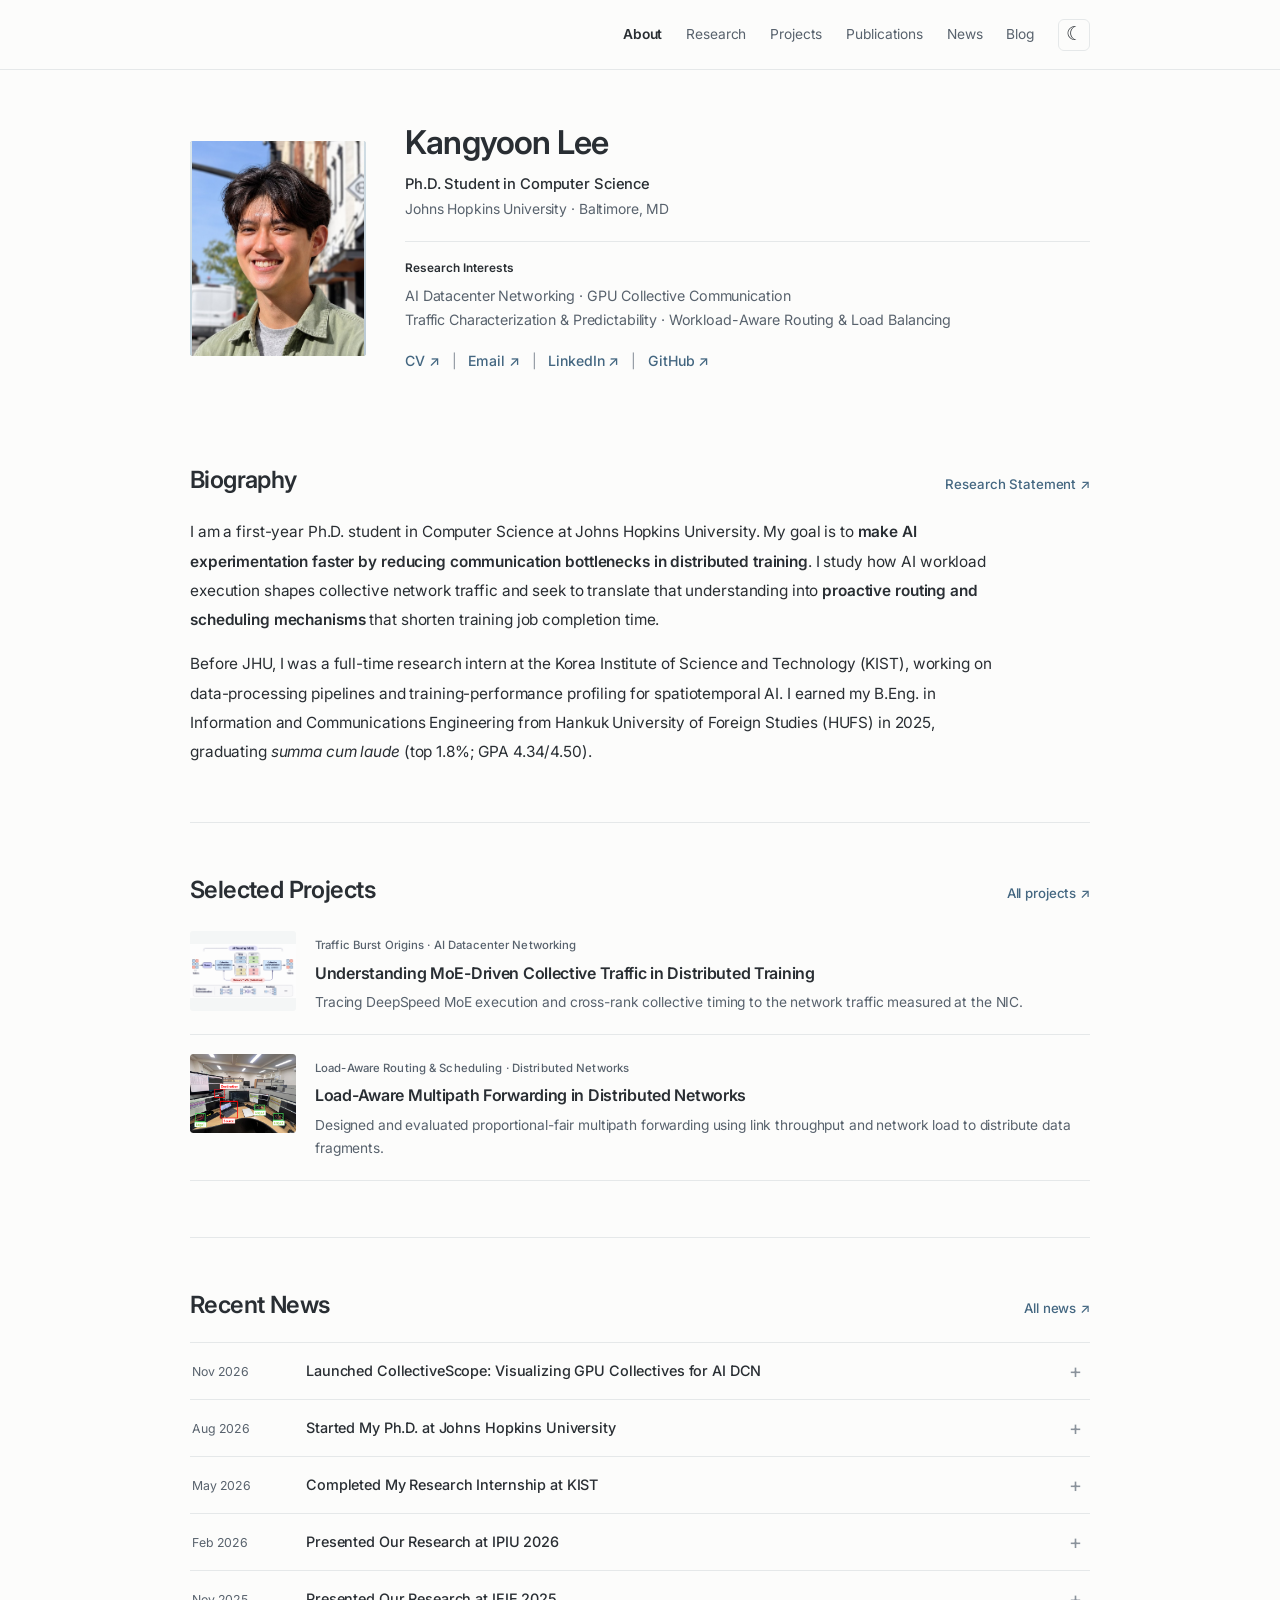
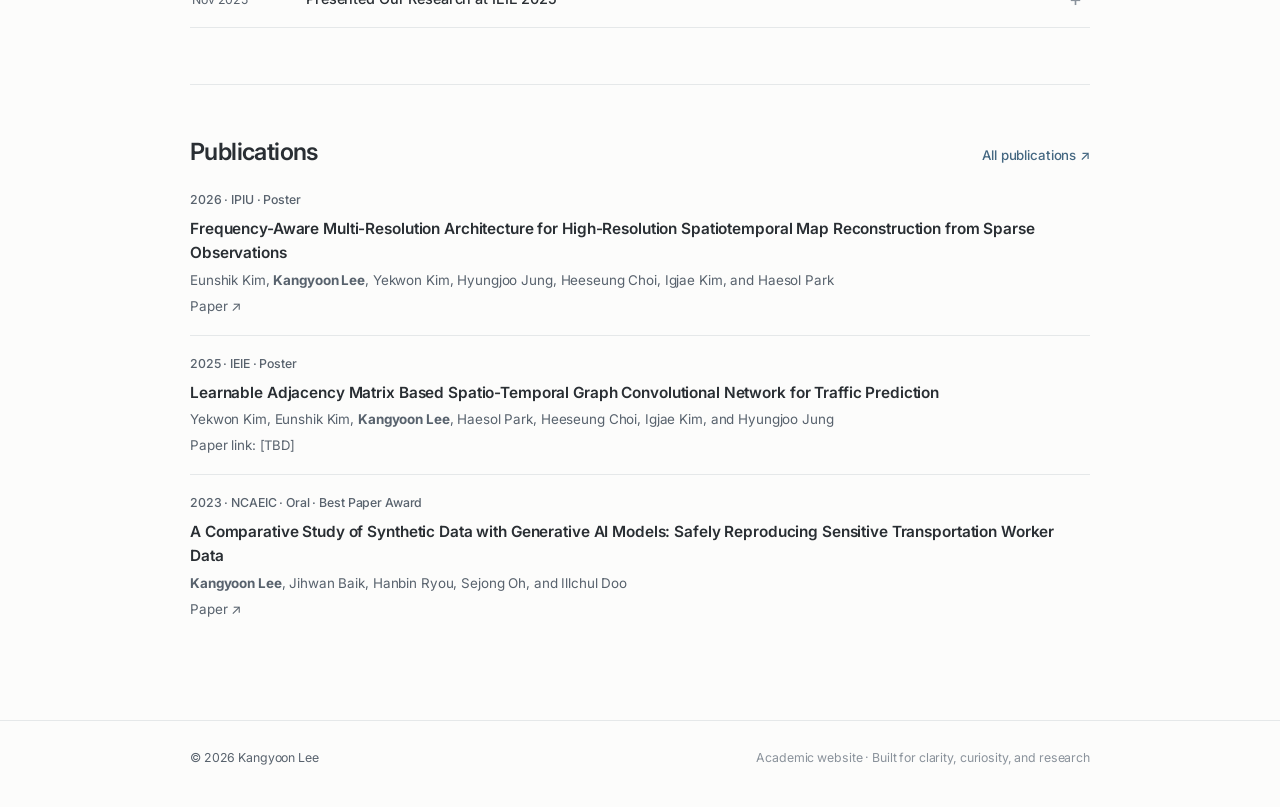
<file: index.html>
<!doctype html><html lang="en"><head>
<!-- Google tag (gtag.js) -->
<script async src="https://www.googletagmanager.com/gtag/js?id=G-PEPSNPEDSP"></script>
<script>
  window.dataLayer = window.dataLayer || [];
  function gtag(){dataLayer.push(arguments);}
  gtag('js', new Date());
  gtag('config', 'G-PEPSNPEDSP');
</script>
<meta charset="utf-8"><meta name="viewport" content="width=device-width, initial-scale=1"><meta name="description" content="Kangyoon Lee is a computer science Ph.D. student studying AI datacenter networking, GPU collective communication, network traffic bursts, and adaptive routing."><title>Kangyoon Lee — Researcher in AI Datacenter Networking</title><link rel="icon" href="assets/favicon.svg" type="image/svg+xml"><link rel="stylesheet" href="styles.css"><script src="site.js" defer></script><script>try{document.documentElement.dataset.theme=localStorage.getItem('klee-theme')||(matchMedia('(prefers-color-scheme: dark)').matches?'dark':'light')}catch(e){}</script><!-- Cloudflare Web Analytics --><script type='module' src='https://static.cloudflareinsights.com/beacon.min.js' data-cf-beacon='{"token": "353c8e3401ea4c44af5de98a97d9bbe5"}'></script><!-- End Cloudflare Web Analytics --></head>
<body><header class="site-header"><div class="wrap header-inner"><button class="mobile-menu" aria-controls="main-nav" aria-expanded="false">Menu ☰</button><nav class="nav" id="main-nav" aria-label="Main navigation"><a class="active" aria-current="page" href="index.html">About</a><a href="research.html">Research</a><a href="projects.html">Projects</a><a href="publications.html">Publications</a><a href="news.html">News</a><a href="blog.html">Blog</a><button class="theme-toggle" aria-label="Switch color theme"><span class="theme-icon" aria-hidden="true">☾</span></button></nav></div></header>
<main class="wrap"><section class="hero" aria-label="Introduction"><div class="portrait-wrap"><div class="portrait-frame"><img class="portrait-backdrop" src="assets/profile.jpg" alt="" aria-hidden="true"><img class="portrait" src="assets/profile.jpg" alt="Portrait of Kangyoon Lee"></div></div><div class="hero-copy"><h1>Kangyoon Lee</h1><p class="position">Ph.D. Student in Computer Science</p><p class="affiliation">Johns Hopkins University · Baltimore, MD</p><div class="rule"></div><span class="interests-label">Research Interests</span><p class="interests">AI Datacenter Networking · GPU Collective Communication<br>Traffic Characterization &amp; Predictability · Workload-Aware Routing &amp; Load Balancing</p><div class="link-row"><a href="assets/Kangyoon_Lee_CV.pdf" target="_blank" rel="noopener">CV ↗</a><span class="sep">|</span><a href="mailto:klee320@jhu.edu">Email ↗</a><span class="sep">|</span><a href="https://www.linkedin.com/in/kangyoon-lee-a5141427a/" target="_blank" rel="noopener noreferrer">LinkedIn ↗</a><span class="sep">|</span><a href="https://github.com/KangYoonLee" target="_blank" rel="noopener">GitHub ↗</a></div></div></section>
<section class="section" id="biography"><div class="section-heading"><h2>Biography</h2><a class="more-link" href="research.html">Research Statement ↗</a></div><div class="body-copy"><p>I am a first-year Ph.D. student in Computer Science at Johns Hopkins University. My goal is to <strong>make AI experimentation faster by reducing communication bottlenecks in distributed training</strong>. I study how AI workload execution shapes collective network traffic and seek to translate that understanding into <strong>proactive routing and scheduling mechanisms</strong> that shorten training job completion time.</p><p>Before JHU, I was a full-time research intern at the Korea Institute of Science and Technology (KIST), working on data-processing pipelines and training-performance profiling for spatiotemporal AI. I earned my B.Eng. in Information and Communications Engineering from Hankuk University of Foreign Studies (HUFS) in 2025, graduating <em>summa cum laude</em> (top 1.8%; GPA 4.34/4.50).</p></div></section>
<div class="section-rule"></div><section class="section" id="selected-projects"><div class="section-heading"><h2>Selected Projects</h2><a class="more-link" href="projects.html">All projects ↗</a></div><div class="project-list"><a class="project" href="projects.html#gpu-bursts"><div class="project-art"><img src="assets/project-jhu-moe-overview.png" loading="lazy" decoding="async" alt="MoE training architecture illustrating token routing and collective dispatch/combine communication"></div><div><span class="project-kind">Traffic Burst Origins · AI Datacenter Networking</span><h3>Understanding MoE-Driven Collective Traffic in Distributed Training</h3><p>Tracing DeepSpeed MoE execution and cross-rank collective timing to the network traffic measured at the NIC.</p></div></a><a class="project" href="projects.html#fair-forwarding"><div class="project-art"><img src="assets/project-pfs-dff.png" loading="lazy" alt="Proportional-fair forwarding testbed with a source, relays, and a destination"></div><div><span class="project-kind">Load-Aware Routing &amp; Scheduling · Distributed Networks</span><h3>Load-Aware Multipath Forwarding in Distributed Networks</h3><p>Designed and evaluated proportional-fair multipath forwarding using link throughput and network load to distribute data fragments.</p></div></a></div></section>
<div class="section-rule"></div><section class="section" id="recent-news"><div class="section-heading"><h2>Recent News</h2><a class="more-link" href="news.html">All news ↗</a></div><div class="news-list" data-news-list data-news-limit="5"></div></section>
<div class="section-rule"></div><section class="section" id="publications"><div class="section-heading"><h2>Publications</h2><a class="more-link" href="publications.html">All publications ↗</a></div><div class="pub-list">
<article class="pub"><div class="pub-year">2026 · IPIU · Poster</div><div class="pub-title">Frequency-Aware Multi-Resolution Architecture for High-Resolution Spatiotemporal Map Reconstruction from Sparse Observations</div><div class="pub-authors">Eunshik Kim, <strong>Kangyoon Lee</strong>, Yekwon Kim, Hyungjoo Jung, Heeseung Choi, Igjae Kim, and Haesol Park</div><div class="pub-venue"><a href="https://drive.google.com/file/d/1fijY-DSR096OE1NTxRyKl7PCEGbOuyuy/view" target="_blank" rel="noopener">Paper ↗</a></div></article>
<article class="pub"><div class="pub-year">2025 · IEIE · Poster</div><div class="pub-title">Learnable Adjacency Matrix Based Spatio-Temporal Graph Convolutional Network for Traffic Prediction</div><div class="pub-authors">Yekwon Kim, Eunshik Kim, <strong>Kangyoon Lee</strong>, Haesol Park, Heeseung Choi, Igjae Kim, and Hyungjoo Jung</div><div class="pub-venue">Paper link: <span class="tbd-marker">[TBD]</span></div></article><article class="pub"><div class="pub-year">2023 · NCAEIC · Oral · Best Paper Award</div><div class="pub-title">A Comparative Study of Synthetic Data with Generative AI Models: Safely Reproducing Sensitive Transportation Worker Data</div><div class="pub-authors"><strong>Kangyoon Lee</strong>, Jihwan Baik, Hanbin Ryou, Sejong Oh, and Illchul Doo</div><div class="pub-venue"><a href="https://drive.google.com/file/d/1S6wTslbVXOL-vs75FmN3LtiXVv6EOuTP/view" target="_blank" rel="noopener">Paper ↗</a></div></article></div></section></main>
<footer class="site-footer"><div class="wrap footer-inner"><span>© <span class="year">2026</span> Kangyoon Lee</span><span class="footer-note">Academic website · Built for clarity, curiosity, and research</span></div></footer></body></html>
</file>
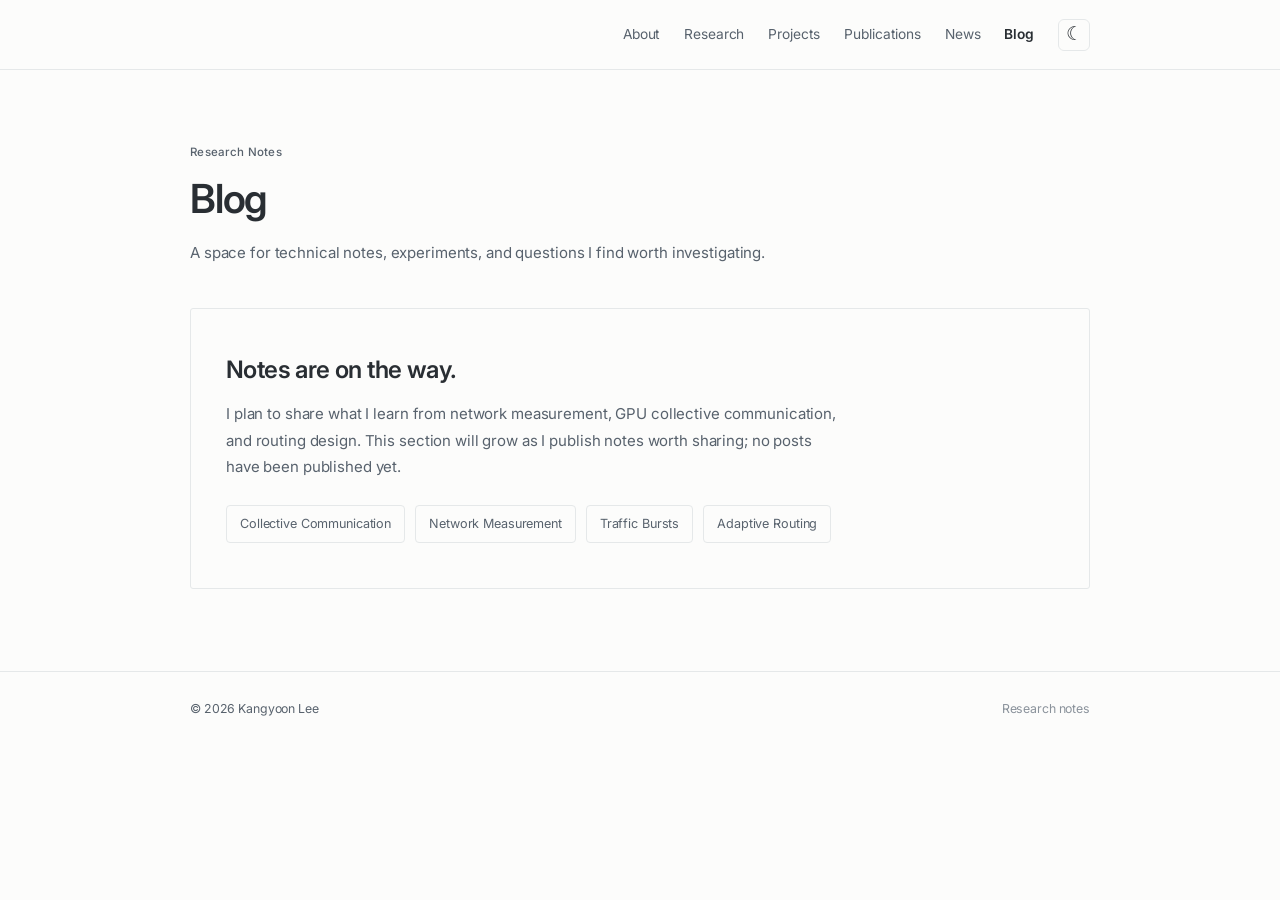
<file: blog.html>
<!doctype html><html lang="en"><head>
<!-- Google tag (gtag.js) -->
<script async src="https://www.googletagmanager.com/gtag/js?id=G-PEPSNPEDSP"></script>
<script>
  window.dataLayer = window.dataLayer || [];
  function gtag(){dataLayer.push(arguments);}
  gtag('js', new Date());
  gtag('config', 'G-PEPSNPEDSP');
</script>
<meta charset="utf-8"><meta name="viewport" content="width=device-width, initial-scale=1"><meta name="description" content="Research notes and reflections by Kangyoon Lee."><title>Blog — Kangyoon Lee</title><link rel="icon" href="assets/favicon.svg" type="image/svg+xml"><link rel="stylesheet" href="styles.css"><script src="site.js" defer></script><!-- Cloudflare Web Analytics --><script type='module' src='https://static.cloudflareinsights.com/beacon.min.js' data-cf-beacon='{"token": "353c8e3401ea4c44af5de98a97d9bbe5"}'></script><!-- End Cloudflare Web Analytics --></head><body><header class="site-header"><div class="wrap header-inner"><button class="mobile-menu" aria-controls="main-nav" aria-expanded="false">Menu ☰</button><nav class="nav" id="main-nav" aria-label="Main navigation"><a href="index.html">About</a><a href="research.html">Research</a><a href="projects.html">Projects</a><a href="publications.html">Publications</a><a href="news.html">News</a><a class="active" aria-current="page" href="blog.html">Blog</a><button class="theme-toggle" aria-label="Switch color theme"></button></nav></div></header><main class="wrap"><div class="page-hero"><span class="kicker">Research Notes</span><h1>Blog</h1><p>A space for technical notes, experiments, and questions I find worth investigating.</p></div><div class="empty-state"><h2>Notes are on the way.</h2><p>I plan to share what I learn from network measurement, GPU collective communication, and routing design. This section will grow as I publish notes worth sharing; no posts have been published yet.</p><div class="topic-chips"><span>Collective Communication</span><span>Network Measurement</span><span>Traffic Bursts</span><span>Adaptive Routing</span></div></div></main><footer class="site-footer"><div class="wrap footer-inner"><span>© <span class="year">2026</span> Kangyoon Lee</span><span class="footer-note">Research notes</span></div></footer></body></html>
</file>
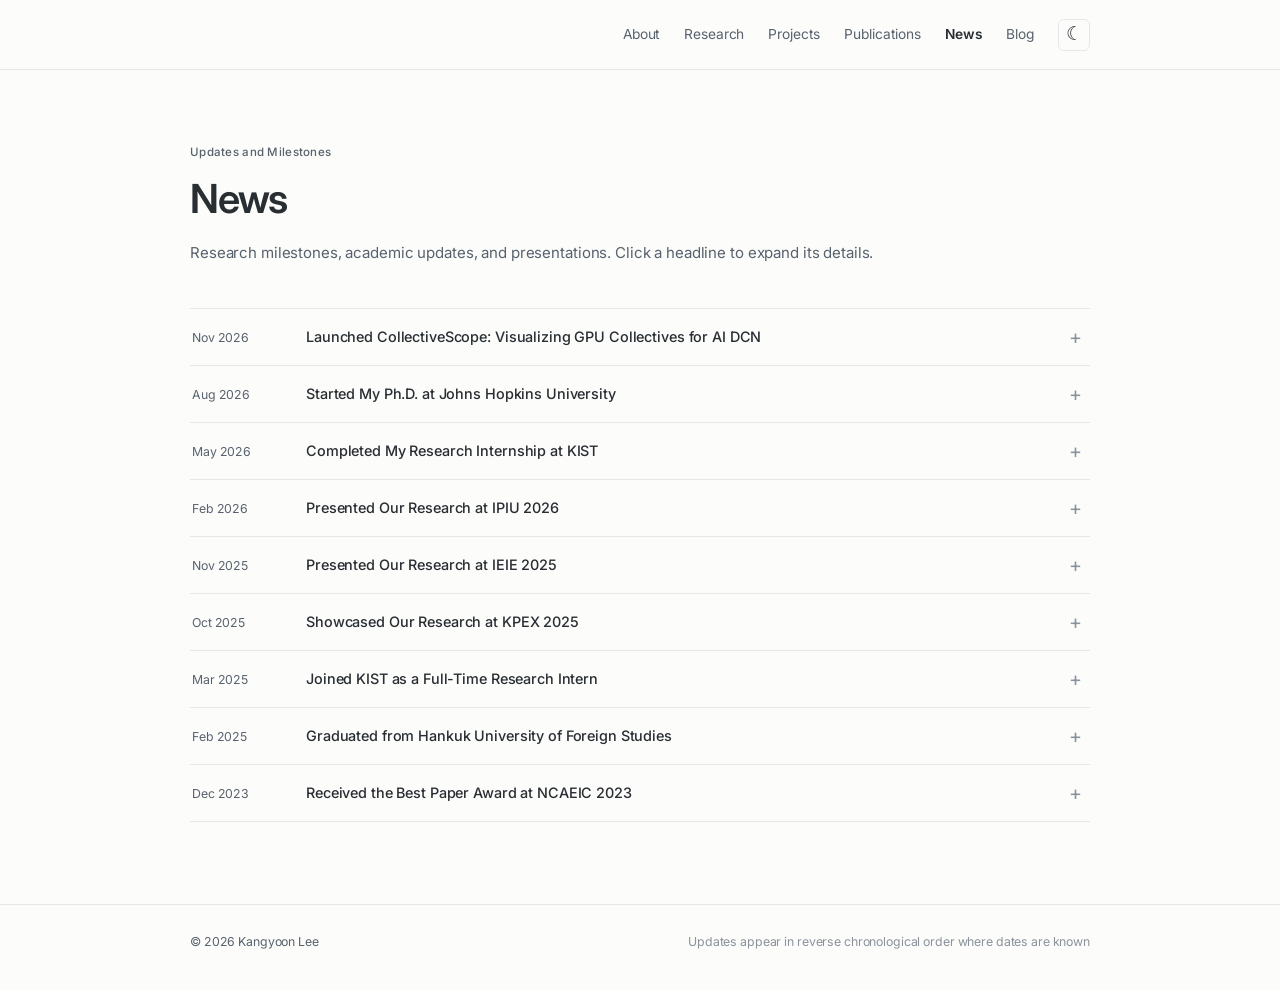
<file: news.html>
<!doctype html><html lang="en"><head>
<!-- Google tag (gtag.js) -->
<script async src="https://www.googletagmanager.com/gtag/js?id=G-PEPSNPEDSP"></script>
<script>
  window.dataLayer = window.dataLayer || [];
  function gtag(){dataLayer.push(arguments);}
  gtag('js', new Date());
  gtag('config', 'G-PEPSNPEDSP');
</script>
<meta charset="utf-8"><meta name="viewport" content="width=device-width, initial-scale=1"><meta name="description" content="Academic and research news from Kangyoon Lee."><title>News — Kangyoon Lee</title><link rel="icon" href="assets/favicon.svg" type="image/svg+xml"><link rel="stylesheet" href="styles.css"><script src="site.js" defer></script><!-- Cloudflare Web Analytics --><script type='module' src='https://static.cloudflareinsights.com/beacon.min.js' data-cf-beacon='{"token": "353c8e3401ea4c44af5de98a97d9bbe5"}'></script><!-- End Cloudflare Web Analytics --></head><body><header class="site-header"><div class="wrap header-inner"><button class="mobile-menu" aria-controls="main-nav" aria-expanded="false">Menu ☰</button><nav class="nav" id="main-nav" aria-label="Main navigation"><a href="index.html">About</a><a href="research.html">Research</a><a href="projects.html">Projects</a><a href="publications.html">Publications</a><a class="active" aria-current="page" href="news.html">News</a><a href="blog.html">Blog</a><button class="theme-toggle" aria-label="Switch color theme"></button></nav></div></header><main class="wrap"><div class="page-hero"><span class="kicker">Updates and Milestones</span><h1>News</h1><p>Research milestones, academic updates, and presentations. Click a headline to expand its details.</p></div><div class="news-list" data-news-list></div></main><footer class="site-footer"><div class="wrap footer-inner"><span>© <span class="year">2026</span> Kangyoon Lee</span><span class="footer-note">Updates appear in reverse chronological order where dates are known</span></div></footer></body></html>
</file>
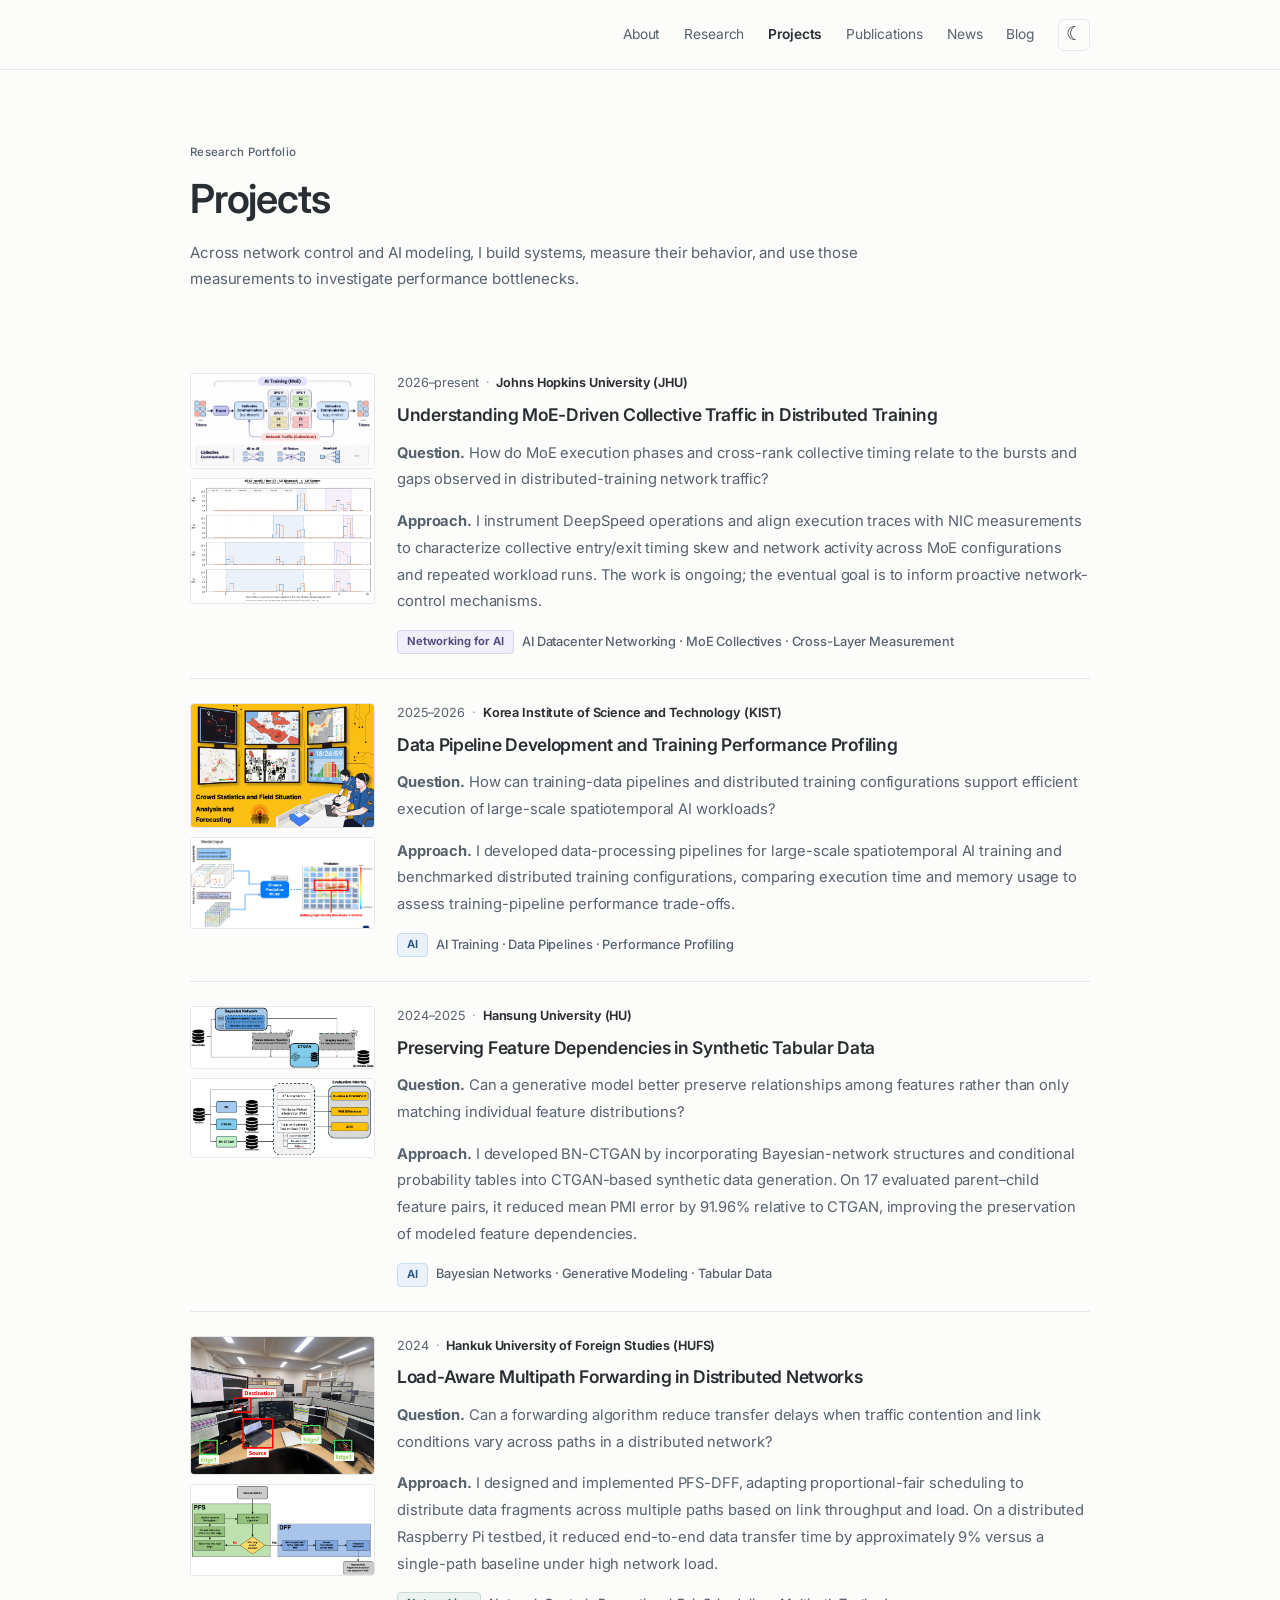
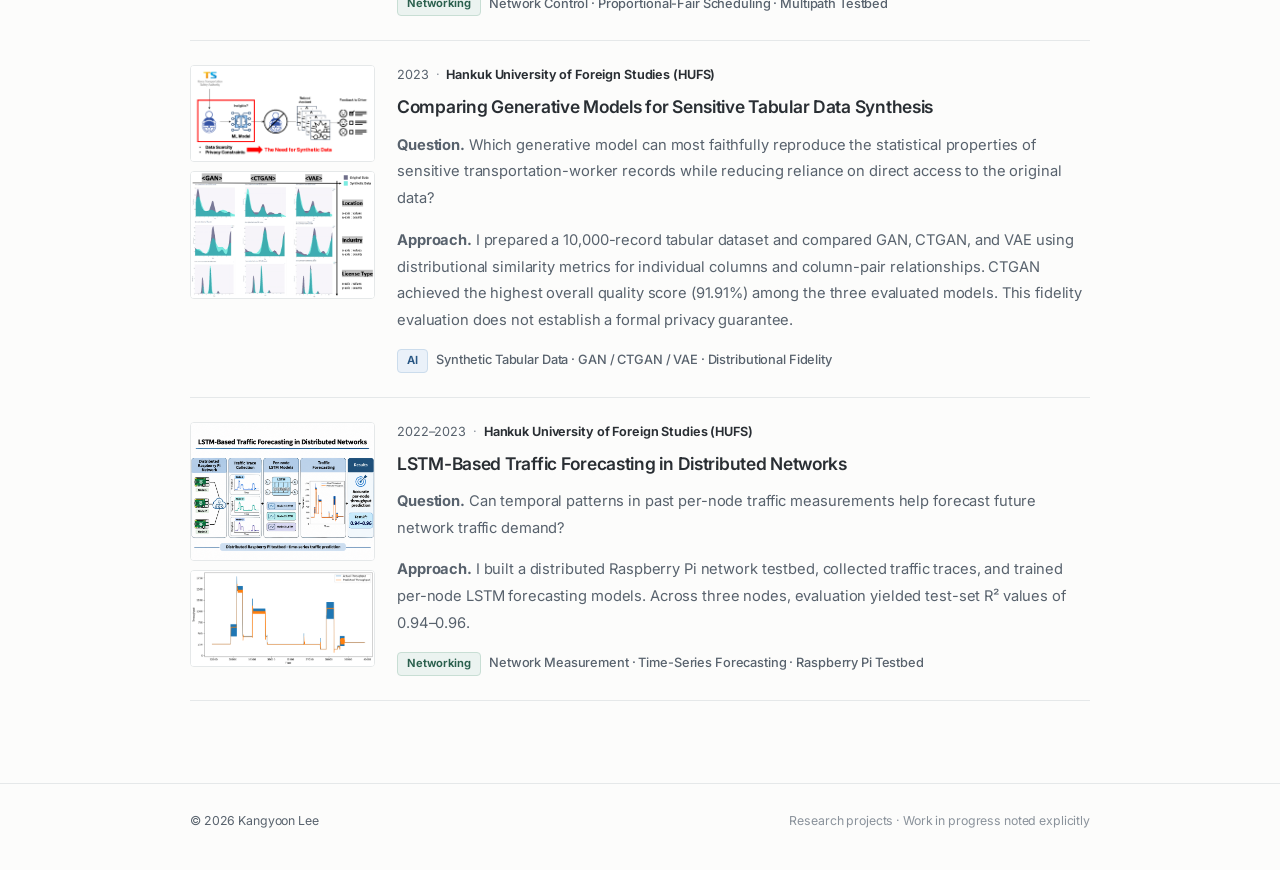
<file: projects.html>
<!doctype html><html lang="en"><head>
<!-- Google tag (gtag.js) -->
<script async src="https://www.googletagmanager.com/gtag/js?id=G-PEPSNPEDSP"></script>
<script>
  window.dataLayer = window.dataLayer || [];
  function gtag(){dataLayer.push(arguments);}
  gtag('js', new Date());
  gtag('config', 'G-PEPSNPEDSP');
</script>
<meta charset="utf-8"><meta name="viewport" content="width=device-width, initial-scale=1"><meta name="description" content="Research projects of Kangyoon Lee in AI datacenter networking, adaptive routing, causal data modeling, and traffic prediction."><title>Projects — Kangyoon Lee</title><link rel="icon" href="assets/favicon.svg" type="image/svg+xml"><link rel="stylesheet" href="styles.css"><script src="site.js" defer></script><!-- Cloudflare Web Analytics --><script type='module' src='https://static.cloudflareinsights.com/beacon.min.js' data-cf-beacon='{"token": "353c8e3401ea4c44af5de98a97d9bbe5"}'></script><!-- End Cloudflare Web Analytics --></head><body><header class="site-header"><div class="wrap header-inner"><button class="mobile-menu" aria-controls="main-nav" aria-expanded="false">Menu ☰</button><nav class="nav" id="main-nav" aria-label="Main navigation"><a href="index.html">About</a><a href="research.html">Research</a><a class="active" aria-current="page" href="projects.html">Projects</a><a href="publications.html">Publications</a><a href="news.html">News</a><a href="blog.html">Blog</a><button class="theme-toggle" aria-label="Switch color theme"></button></nav></div></header><main class="wrap"><div class="page-hero"><span class="kicker">Research Portfolio</span><h1>Projects</h1><p>Across network control and AI modeling, I build systems, measure their behavior, and use those measurements to investigate performance bottlenecks.</p></div><div class="detail-list"><article class="detail" id="gpu-bursts"><div class="detail-media-stack" data-project-gallery="gpu-bursts"><figure class="detail-media"><img src="assets/project-jhu-moe-overview.png" alt="Conceptual overview of mixture-of-experts training with token routing, expert execution, and collective dispatch and combine communication" loading="lazy" decoding="async"></figure><figure class="detail-media"><img src="assets/project-jhu-nic-timing.png" alt="Four-rank network interface transmit and receive measurements aligned with MoE collective entry and exit timestamps during an experimental iteration" loading="lazy" decoding="async"></figure></div><div class="detail-copy"><div class="project-affiliation"><span class="project-date">2026–present</span><span class="meta-separator" aria-hidden="true">·</span><strong>Johns Hopkins University (JHU)</strong></div><h2>Understanding MoE-Driven Collective Traffic in Distributed Training</h2><p><strong>Question.</strong> How do MoE execution phases and cross-rank collective timing relate to the bursts and gaps observed in distributed-training network traffic?</p><p><strong>Approach.</strong> I instrument DeepSpeed operations and align execution traces with NIC measurements to characterize collective entry/exit timing skew and network activity across MoE configurations and repeated workload runs. The work is ongoing; the eventual goal is to inform proactive network-control mechanisms.</p><div class="micro"><span class="research-category research-category--netai">Networking for AI</span><span class="keyword-text">AI Datacenter Networking · MoE Collectives · Cross-Layer Measurement</span></div></div></article><article class="detail" id="kist"><div class="detail-media-stack" data-project-gallery="kist"><figure class="detail-media"><img src="assets/project-kist-field-application.png" alt="Research overview for crowd statistics, field situation analysis and forecasting" loading="lazy" decoding="async"></figure><figure class="detail-media"><img src="assets/project-kist.png" alt="Previous KIST spatiotemporal AI research visualization" loading="lazy" decoding="async"></figure></div><div class="detail-copy"><div class="project-affiliation"><span class="project-date">2025–2026</span><span class="meta-separator" aria-hidden="true">·</span><strong>Korea Institute of Science and Technology (KIST)</strong></div><h2>Data Pipeline Development and Training Performance Profiling</h2><p><strong>Question.</strong> How can training-data pipelines and distributed training configurations support efficient execution of large-scale spatiotemporal AI workloads?</p><p><strong>Approach.</strong> I developed data-processing pipelines for large-scale spatiotemporal AI training and benchmarked distributed training configurations, comparing execution time and memory usage to assess training-pipeline performance trade-offs.</p><div class="micro"><span class="research-category research-category--ai">AI</span><span class="keyword-text">AI Training · Data Pipelines · Performance Profiling</span></div></div></article><article class="detail" id="bn-ctgan"><div class="detail-media-stack" data-project-gallery="bn-ctgan"><figure class="detail-media"><img src="assets/project-bn-ctgan-overview.png" alt="BN-CTGAN framework diagram showing Bayesian network CPT and DAG integrated with CTGAN" loading="lazy" decoding="async"></figure><figure class="detail-media"><img src="assets/project-bn-ctgan-evaluation.png" alt="Evaluation pipeline comparing BN, CTGAN and BN-CTGAN using Chi-square, Cramér’s V, PMI difference and TSTR AUC" loading="lazy" decoding="async"></figure></div><div class="detail-copy"><div class="project-affiliation"><span class="project-date">2024–2025</span><span class="meta-separator" aria-hidden="true">·</span><strong>Hansung University (HU)</strong></div><h2>Preserving Feature Dependencies in Synthetic Tabular Data</h2><p><strong>Question.</strong> Can a generative model better preserve relationships among features rather than only matching individual feature distributions?</p><p><strong>Approach.</strong> I developed BN-CTGAN by incorporating Bayesian-network structures and conditional probability tables into CTGAN-based synthetic data generation. On 17 evaluated parent–child feature pairs, it reduced mean PMI error by 91.96% relative to CTGAN, improving the preservation of modeled feature dependencies.</p><div class="micro"><span class="research-category research-category--ai">AI</span><span class="keyword-text">Bayesian Networks · Generative Modeling · Tabular Data</span></div></div></article><article class="detail" id="fair-forwarding"><div class="detail-media-stack" data-project-gallery="fair-forwarding"><figure class="detail-media"><img src="assets/project-pfs-dff.png" alt="Existing distributed Raspberry Pi multipath forwarding network testbed visualization" loading="lazy" decoding="async"></figure><figure class="detail-media"><img src="assets/project-pfs-dff-workflow.png" alt="PFS-DFF algorithm flowchart with proportional-fair scheduling, fragmentation and forwarding" loading="lazy" decoding="async"></figure></div><div class="detail-copy"><div class="project-affiliation"><span class="project-date">2024</span><span class="meta-separator" aria-hidden="true">·</span><strong>Hankuk University of Foreign Studies (HUFS)</strong></div><h2>Load-Aware Multipath Forwarding in Distributed Networks</h2><p><strong>Question.</strong> Can a forwarding algorithm reduce transfer delays when traffic contention and link conditions vary across paths in a distributed network?</p><p><strong>Approach.</strong> I designed and implemented PFS-DFF, adapting proportional-fair scheduling to distribute data fragments across multiple paths based on link throughput and load. On a distributed Raspberry Pi testbed, it reduced end-to-end data transfer time by approximately 9% versus a single-path baseline under high network load.</p><div class="micro"><span class="research-category research-category--systems">Networking</span><span class="keyword-text">Network Control · Proportional-Fair Scheduling · Multipath Testbed</span></div></div></article><article class="detail" id="capstone-synthetic-data"><div class="detail-media-stack" data-project-gallery="capstone-synthetic-data"><figure class="detail-media"><img src="assets/project-capstone-motivation.png" alt="Capstone research motivation: data scarcity and privacy limitations in transportation driver datasets" loading="lazy" decoding="async"></figure><figure class="detail-media"><img src="assets/project-capstone-model-comparison.png" alt="GAN, CTGAN and VAE comparison of real and synthetic data distributions" loading="lazy" decoding="async"></figure></div><div class="detail-copy"><div class="project-affiliation"><span class="project-date">2023</span><span class="meta-separator" aria-hidden="true">·</span><strong>Hankuk University of Foreign Studies (HUFS)</strong></div><h2>Comparing Generative Models for Sensitive Tabular Data Synthesis</h2><p><strong>Question.</strong> Which generative model can most faithfully reproduce the statistical properties of sensitive transportation-worker records while reducing reliance on direct access to the original data?</p><p><strong>Approach.</strong> I prepared a 10,000-record tabular dataset and compared GAN, CTGAN, and VAE using distributional similarity metrics for individual columns and column-pair relationships. CTGAN achieved the highest overall quality score (91.91%) among the three evaluated models. This fidelity evaluation does not establish a formal privacy guarantee.</p><div class="micro"><span class="research-category research-category--ai">AI</span><span class="keyword-text">Synthetic Tabular Data · GAN / CTGAN / VAE · Distributional Fidelity</span></div></div></article><article class="detail" id="lstm-traffic"><div class="detail-media-stack" data-project-gallery="lstm-traffic"><figure class="detail-media"><img src="assets/project-lstm-architecture.png" alt="Conceptual illustration of Raspberry Pi distributed network, traffic collection, per-node LSTM models and forecasting" loading="lazy" decoding="async"></figure><figure class="detail-media"><img src="assets/project-lstm-throughput.png" alt="Actual versus predicted network throughput over time from LSTM research" loading="lazy" decoding="async"></figure></div><div class="detail-copy"><div class="project-affiliation"><span class="project-date">2022–2023</span><span class="meta-separator" aria-hidden="true">·</span><strong>Hankuk University of Foreign Studies (HUFS)</strong></div><h2>LSTM-Based Traffic Forecasting in Distributed Networks</h2><p><strong>Question.</strong> Can temporal patterns in past per-node traffic measurements help forecast future network traffic demand?</p><p><strong>Approach.</strong> I built a distributed Raspberry Pi network testbed, collected traffic traces, and trained per-node LSTM forecasting models. Across three nodes, evaluation yielded test-set R² values of 0.94–0.96.</p><div class="micro"><span class="research-category research-category--systems">Networking</span><span class="keyword-text">Network Measurement · Time-Series Forecasting · Raspberry Pi Testbed</span></div></div></article></div></main><footer class="site-footer"><div class="wrap footer-inner"><span>© <span class="year">2026</span> Kangyoon Lee</span><span class="footer-note">Research projects · Work in progress noted explicitly</span></div></footer></body></html>
</file>
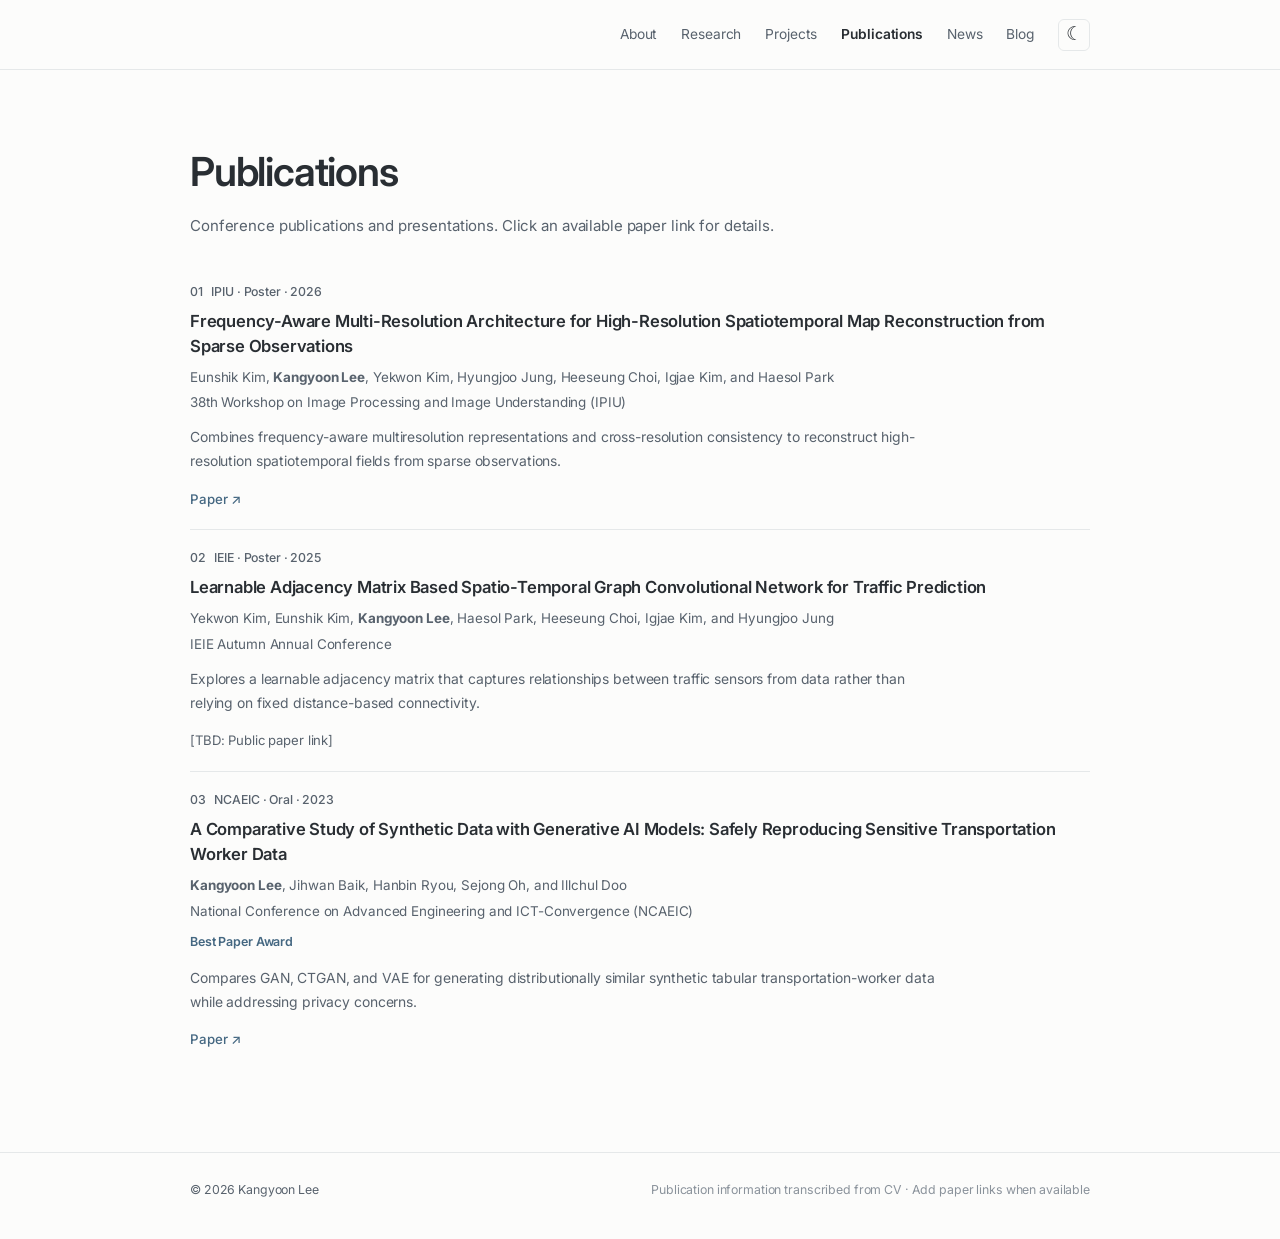
<file: publications.html>
<!doctype html><html lang="en"><head>
<!-- Google tag (gtag.js) -->
<script async src="https://www.googletagmanager.com/gtag/js?id=G-PEPSNPEDSP"></script>
<script>
  window.dataLayer = window.dataLayer || [];
  function gtag(){dataLayer.push(arguments);}
  gtag('js', new Date());
  gtag('config', 'G-PEPSNPEDSP');
</script>
<meta charset="utf-8"><meta name="viewport" content="width=device-width, initial-scale=1"><meta name="description" content="Publications and presentations by Kangyoon Lee."><title>Publications — Kangyoon Lee</title><link rel="icon" href="assets/favicon.svg" type="image/svg+xml"><link rel="stylesheet" href="styles.css"><script src="site.js" defer></script><!-- Cloudflare Web Analytics --><script type='module' src='https://static.cloudflareinsights.com/beacon.min.js' data-cf-beacon='{"token": "353c8e3401ea4c44af5de98a97d9bbe5"}'></script><!-- End Cloudflare Web Analytics --></head><body><header class="site-header"><div class="wrap header-inner"><button class="mobile-menu" aria-controls="main-nav" aria-expanded="false">Menu ☰</button><nav class="nav" id="main-nav" aria-label="Main navigation"><a href="index.html">About</a><a href="research.html">Research</a><a href="projects.html">Projects</a><a class="active" aria-current="page" href="publications.html">Publications</a><a href="news.html">News</a><a href="blog.html">Blog</a><button class="theme-toggle" aria-label="Switch color theme"></button></nav></div></header><main class="wrap"><div class="page-hero"><h1>Publications</h1><p>Conference publications and presentations. Click an available paper link for details.</p></div><div class="pub-list">
<article class="pub"><div class="pub-year">01 &nbsp; IPIU · Poster · 2026</div><h2 class="pub-title">Frequency-Aware Multi-Resolution Architecture for High-Resolution Spatiotemporal Map Reconstruction from Sparse Observations</h2><div class="pub-authors">Eunshik Kim, <strong>Kangyoon Lee</strong>, Yekwon Kim, Hyungjoo Jung, Heeseung Choi, Igjae Kim, and Haesol Park</div><div class="pub-venue">38th Workshop on Image Processing and Image Understanding (IPIU)</div><p class="paper-abstract">Combines frequency-aware multiresolution representations and cross-resolution consistency to reconstruct high-resolution spatiotemporal fields from sparse observations.</p><a class="more-link" href="https://drive.google.com/file/d/1fijY-DSR096OE1NTxRyKl7PCEGbOuyuy/view" target="_blank" rel="noopener">Paper ↗</a></article>
<article class="pub"><div class="pub-year">02 &nbsp; IEIE · Poster · 2025</div><h2 class="pub-title">Learnable Adjacency Matrix Based Spatio-Temporal Graph Convolutional Network for Traffic Prediction</h2><div class="pub-authors">Yekwon Kim, Eunshik Kim, <strong>Kangyoon Lee</strong>, Haesol Park, Heeseung Choi, Igjae Kim, and Hyungjoo Jung</div><div class="pub-venue">IEIE Autumn Annual Conference</div><p class="paper-abstract">Explores a learnable adjacency matrix that captures relationships between traffic sensors from data rather than relying on fixed distance-based connectivity.</p><span class="tbd-marker">[TBD: Public paper link]</span></article>
<article class="pub"><div class="pub-year">03 &nbsp; NCAEIC · Oral · 2023</div><h2 class="pub-title">A Comparative Study of Synthetic Data with Generative AI Models: Safely Reproducing Sensitive Transportation Worker Data</h2><div class="pub-authors"><strong>Kangyoon Lee</strong>, Jihwan Baik, Hanbin Ryou, Sejong Oh, and Illchul Doo</div><div class="pub-venue">National Conference on Advanced Engineering and ICT-Convergence (NCAEIC)</div><div class="pub-award">Best Paper Award</div><p class="paper-abstract">Compares GAN, CTGAN, and VAE for generating distributionally similar synthetic tabular transportation-worker data while addressing privacy concerns.</p><a class="more-link" href="https://drive.google.com/file/d/1S6wTslbVXOL-vs75FmN3LtiXVv6EOuTP/view" target="_blank" rel="noopener">Paper ↗</a></article>
</div></main><footer class="site-footer"><div class="wrap footer-inner"><span>© <span class="year">2026</span> Kangyoon Lee</span><span class="footer-note">Publication information transcribed from CV · Add paper links when available</span></div></footer></body></html>
</file>
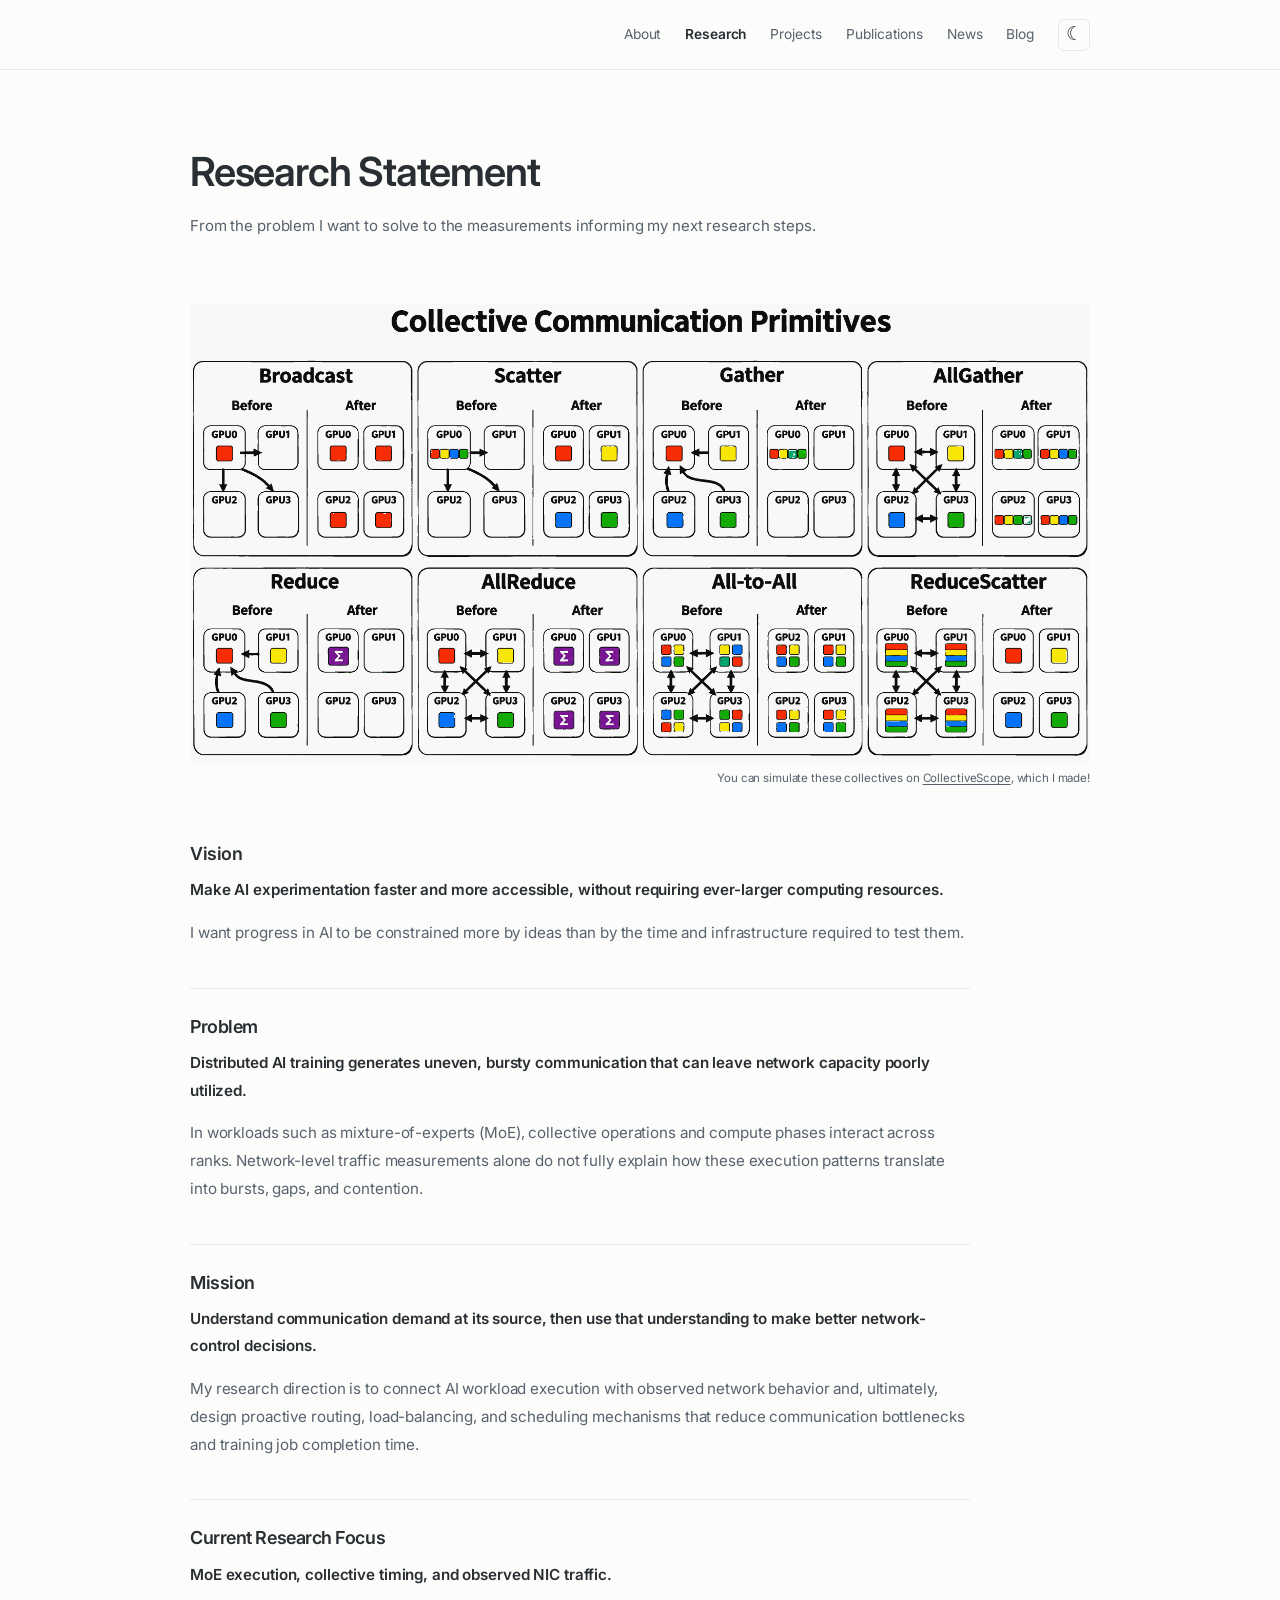
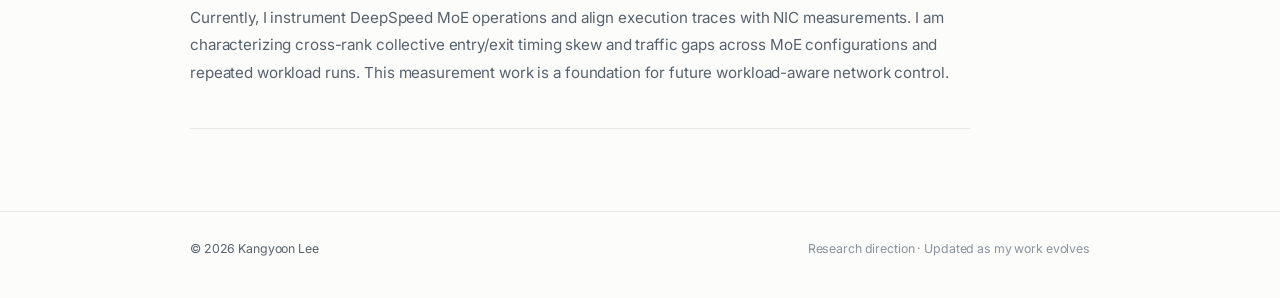
<file: research.html>
<!doctype html>
<html lang="en">
<head>
<!-- Google tag (gtag.js) -->
<script async src="https://www.googletagmanager.com/gtag/js?id=G-PEPSNPEDSP"></script>
<script>
  window.dataLayer = window.dataLayer || [];
  function gtag(){dataLayer.push(arguments);}
  gtag('js', new Date());
  gtag('config', 'G-PEPSNPEDSP');
</script>
<meta charset="utf-8"><meta name="viewport" content="width=device-width, initial-scale=1">
<meta name="description" content="Research direction and long-term goals of Kangyoon Lee, focused on distributed AI systems and communication optimization.">
<title>Research — Kangyoon Lee</title>
<link rel="icon" href="assets/favicon.svg" type="image/svg+xml"><link rel="stylesheet" href="styles.css"><script src="site.js" defer></script>
<!-- Cloudflare Web Analytics --><script type='module' src='https://static.cloudflareinsights.com/beacon.min.js' data-cf-beacon='{"token": "353c8e3401ea4c44af5de98a97d9bbe5"}'></script><!-- End Cloudflare Web Analytics --></head>
<body>
<header class="site-header"><div class="wrap header-inner"><button class="mobile-menu" aria-controls="main-nav" aria-expanded="false">Menu ☰</button><nav class="nav" id="main-nav" aria-label="Main navigation"><a href="index.html">About</a><a class="active" aria-current="page" href="research.html">Research</a><a href="projects.html">Projects</a><a href="publications.html">Publications</a><a href="news.html">News</a><a href="blog.html">Blog</a><button class="theme-toggle" aria-label="Switch color theme"></button></nav></div></header>
<main class="wrap research-page">
  <div class="page-hero"><h1>Research Statement</h1><p>From the problem I want to solve to the measurements informing my next research steps.</p></div>
  <figure class="research-collectives-figure" style="margin:22px 0 28px;max-width:100%;">
    <img src="assets/Collective_Communication.png" width="1754" height="897" alt="Eight GPU collective communication primitives—Broadcast, Scatter, Gather, AllGather, Reduce, AllReduce, All-to-All, and ReduceScatter—shown with before-and-after GPU data layouts." loading="eager" decoding="async" style="display:block;width:100%;height:auto;object-fit:contain;background:#fff;">
    <figcaption style="margin-top:7px;text-align:right;font-size:0.72rem;line-height:1.55;color:var(--muted);">You can simulate these collectives on <a href="https://kangyoonlee.github.io/ai-dcn-collectives/" target="_blank" rel="noopener noreferrer" style="color:inherit;text-decoration:underline;text-underline-offset:2px;">CollectiveScope</a>, which I made!</figcaption>
  </figure>
  <section class="research-statement-block" aria-labelledby="vision-title">
    <h2 id="vision-title">Vision</h2>
    <p class="statement-line">Make AI experimentation faster and more accessible, without requiring ever-larger computing resources.</p>
    <p>I want progress in AI to be constrained more by ideas than by the time and infrastructure required to test them.</p>
  </section>
  <section class="research-statement-block" aria-labelledby="problem-title">
    <h2 id="problem-title">Problem</h2>
    <p class="statement-line">Distributed AI training generates uneven, bursty communication that can leave network capacity poorly utilized.</p>
    <p>In workloads such as mixture-of-experts (MoE), collective operations and compute phases interact across ranks. Network-level traffic measurements alone do not fully explain how these execution patterns translate into bursts, gaps, and contention.</p>
  </section>
  <section class="research-statement-block" aria-labelledby="mission-title">
    <h2 id="mission-title">Mission</h2>
    <p class="statement-line">Understand communication demand at its source, then use that understanding to make better network-control decisions.</p>
    <p>My research direction is to connect AI workload execution with observed network behavior and, ultimately, design proactive routing, load-balancing, and scheduling mechanisms that reduce communication bottlenecks and training job completion time.</p>
  </section>
  <section class="research-statement-block" aria-labelledby="focus-title">
    <h2 id="focus-title">Current Research Focus</h2>
    <p class="statement-line">MoE execution, collective timing, and observed NIC traffic.</p>
    <p>Currently, I instrument DeepSpeed MoE operations and align execution traces with NIC measurements. I am characterizing cross-rank collective entry/exit timing skew and traffic gaps across MoE configurations and repeated workload runs. This measurement work is a foundation for future workload-aware network control.</p>
  </section>
</main>
<footer class="site-footer"><div class="wrap footer-inner"><span>© <span class="year">2026</span> Kangyoon Lee</span><span class="footer-note">Research direction · Updated as my work evolves</span></div></footer>
</body></html>
</file>
<file: styles.css>
@import url('https://fonts.googleapis.com/css2?family=Inter:wght@400;500;600;700&display=swap');
:root {
  --bg:#fafaf8; --surface:#ffffff; --ink:#262c35; --muted:#68717d; --light:#8d949d;
  --border:#e7e9e9; --accent:#365f89; --accent-soft:#ebf2f8; --card:#f5f7f6;
  --shadow:0 14px 60px rgba(34,47,58,.045); --max:1040px;
  color-scheme:light;
}
[data-theme="dark"] {
  --bg:#14191e; --surface:#1c232b; --ink:#eaf0f4; --muted:#aab6c3; --light:#8694a1;
  --border:#2c3741; --accent:#98c4e8; --accent-soft:#213647; --card:#1b2630;
  --shadow:0 15px 60px rgba(0,0,0,.12);color-scheme:dark;
}
*{box-sizing:border-box} html{scroll-behavior:smooth} body{margin:0;background:var(--bg);color:var(--ink);font:15px/1.75 'DM Sans',-apple-system,BlinkMacSystemFont,'Segoe UI',sans-serif;-webkit-font-smoothing:antialiased}
a{color:inherit;text-decoration:none}a:hover{color:var(--accent)}button{font:inherit}a:focus-visible,button:focus-visible,summary:focus-visible{outline:2px solid var(--accent);outline-offset:4px;border-radius:3px}p{margin:0 0 1em}h1,h2,h3{font-weight:600;margin:0;line-height:1.2;letter-spacing:-.03em}h1,h2{font-family:'Newsreader',Georgia,serif} h2{font-size:2.25rem}h3{font-size:1.12rem;letter-spacing:-.018em}
.wrap{width:min(calc(100% - 56px),var(--max));margin:0 auto}
.site-header{position:sticky;top:0;z-index:10;background:color-mix(in srgb,var(--bg) 94%,transparent);backdrop-filter:blur(18px);border-bottom:1px solid var(--border)}
.header-inner{min-height:78px;display:flex;align-items:center;justify-content:space-between;gap:20px}.brand{font-family:'Newsreader',Georgia,serif;font-weight:600;font-size:1.35rem;letter-spacing:-.035em}.brand-dot{color:var(--accent)}
.nav{display:flex;align-items:center;gap:27px}.nav a{font-size:.89rem;font-weight:550;color:var(--muted)}.nav a.active{color:var(--ink)}.nav a:hover{color:var(--accent)}
.theme-toggle{width:37px;height:37px;border:1px solid var(--border);background:var(--surface);color:var(--ink);border-radius:100%;cursor:pointer;display:grid;place-items:center;transition:transform .15s}.theme-toggle:hover{transform:rotate(15deg)}.theme-icon{font-size:1.17rem;line-height:1}.mobile-menu{display:none;border:1px solid var(--border);background:var(--surface);border-radius:8px;padding:7px 11px;color:var(--ink);cursor:pointer}
main{padding-bottom:100px}.hero{display:grid;grid-template-columns:285px 1fr;gap:68px;padding:92px 0 72px;align-items:center}.portrait-wrap{position:relative;width:285px;max-width:100%}.portrait{height:335px;border-radius:8px;background:linear-gradient(150deg,#dbe6eb,#b9c9d4);object-fit:cover;width:100%;display:block;filter:saturate(.85)}.portrait-note{font-size:.76rem;color:var(--light);margin-top:12px;text-align:center}.hero-copy .eyebrow,.kicker{color:var(--accent);font-weight:700;text-transform:uppercase;letter-spacing:.15em;font-size:.7rem}.hero h1{font-size:clamp(3.25rem,6vw,5.05rem);font-weight:500;letter-spacing:-.055em;margin:14px 0 6px;line-height:1}.position{font-size:1.06rem;font-weight:600;margin:12px 0 3px;line-height:1.5}.affiliation{color:var(--muted);font-size:.96rem;margin-bottom:30px}.rule{width:100%;height:1px;background:var(--border);margin:27px 0 24px}.interests-label{display:block;font-size:.75rem;letter-spacing:.05em;text-transform:uppercase;font-weight:700;margin-bottom:6px}.interests{font-size:.95rem;color:var(--muted);margin-bottom:22px}.link-row{display:flex;align-items:center;flex-wrap:wrap;gap:13px;font-size:.9rem;font-weight:650}.link-row a{color:var(--accent)}.sep{color:var(--light);font-weight:400}.unavailable{opacity:.42;cursor:not-allowed}
section{scroll-margin-top:120px}.section{margin-top:65px}.section-heading{display:flex;align-items:flex-end;justify-content:space-between;gap:20px;margin-bottom:25px}.more-link{font-size:.84rem;font-weight:650;color:var(--accent);white-space:nowrap}.body-copy{max-width:800px;font-size:1rem;color:var(--muted);line-height:1.95}.body-copy strong{color:var(--ink);font-weight:650}.statement{margin:30px 0 18px;padding:18px 24px;border-left:3px solid var(--accent);background:var(--accent-soft);font-family:'Newsreader',Georgia,serif;font-size:1.5rem;line-height:1.4;letter-spacing:-.015em}.research-steps{display:grid;grid-template-columns:repeat(3,1fr);gap:16px;margin-top:27px}.step{border:1px solid var(--border);padding:22px 23px;border-radius:9px;background:var(--surface)}.step-no{color:var(--accent);font-size:.73rem;font-weight:700;letter-spacing:.12em}.step h3{margin:12px 0 9px}.step p{color:var(--muted);font-size:.86rem;line-height:1.75;margin:0}
.section-rule{height:1px;background:var(--border);margin-top:73px}.project-list{display:grid;gap:16px}.project{display:grid;grid-template-columns:155px 1fr;gap:25px;padding:22px;border:1px solid var(--border);border-radius:10px;background:var(--surface);box-shadow:var(--shadow)}.project:hover{border-color:color-mix(in srgb,var(--accent) 35%,var(--border))}.project-art{min-height:125px;border-radius:7px;background:var(--card);position:relative;overflow:hidden;display:flex;align-items:center;justify-content:center}.project-art svg{width:100%;height:100%;max-height:160px}.project-kind{font-size:.71rem;letter-spacing:.11em;color:var(--accent);font-weight:700;text-transform:uppercase}.project h3{margin:6px 0 8px;font-size:1.13rem}.project p{margin:0;color:var(--muted);font-size:.88rem;line-height:1.73}.project-meta{display:block;margin-top:12px;font-size:.77rem;color:var(--light)}
.news-list{border-top:1px solid var(--border)}.news-entry{border-bottom:1px solid var(--border)}.news-entry summary{display:grid;grid-template-columns:110px 1fr 20px;gap:15px;align-items:start;list-style:none;padding:20px 2px;cursor:pointer}.news-entry summary::-webkit-details-marker{display:none}.news-date{font-size:.78rem;color:var(--muted);padding-top:2px}.news-title{font-weight:600;font-size:.92rem;line-height:1.6}.chevron{font-size:1.25rem;color:var(--light);line-height:1.2;transition:transform .2s}.news-entry[open] .chevron{transform:rotate(45deg)}.news-detail{margin:-6px 45px 21px 125px;color:var(--muted);font-size:.88rem;line-height:1.8}.tag{display:inline-block;font-size:.68rem;font-weight:600;border:1px solid var(--border);border-radius:50px;padding:1px 9px;margin-left:7px;vertical-align:1px;color:var(--muted)}
.pub-list{display:grid;gap:20px}.pub{border-bottom:1px solid var(--border);padding-bottom:20px}.pub:last-child{border-bottom:0}.pub-year{color:var(--accent);font-size:.77rem;font-weight:700;margin-bottom:6px}.pub-title{font-weight:650;line-height:1.6}.pub-authors,.pub-venue{color:var(--muted);font-size:.87rem;margin-top:3px;line-height:1.7}.pub-award{display:inline-block;margin-top:9px;color:var(--accent);background:var(--accent-soft);padding:2px 9px;border-radius:4px;font-size:.76rem;font-weight:600}
.page-hero{padding:91px 0 38px;max-width:770px}.page-hero h1{font-size:clamp(3.3rem,6vw,4.7rem);font-weight:500;margin:13px 0 20px}.page-hero p{font-size:1rem;color:var(--muted);max-width:720px}.detail-list{display:grid;gap:24px;margin-top:25px}.detail{border:1px solid var(--border);background:var(--surface);padding:29px 33px;border-radius:10px}.detail .project-kind{margin-bottom:10px}.detail h2{font-family:'DM Sans',sans-serif;font-size:1.36rem;letter-spacing:-.025em;margin-bottom:13px}.detail p{color:var(--muted);max-width:790px;font-size:.93rem;line-height:1.85}.detail .micro{color:var(--accent);font-size:.84rem;font-weight:600;margin-top:15px}.empty-state{border:1px dashed var(--border);border-radius:10px;padding:45px 35px;background:var(--surface)}.empty-state h2{font-size:2rem}.empty-state p{max-width:610px;color:var(--muted);margin-top:15px}.topic-chips{display:flex;flex-wrap:wrap;gap:10px;margin-top:24px}.topic-chips span{padding:7px 13px;border:1px solid var(--border);border-radius:50px;font-size:.81rem;color:var(--muted)}
.site-footer{border-top:1px solid var(--border);padding:32px 0 45px;color:var(--muted);font-size:.8rem}.footer-inner{display:flex;justify-content:space-between;align-items:center;gap:12px;flex-wrap:wrap}.footer-note{color:var(--light)}
@media(max-width:850px){.hero{grid-template-columns:230px 1fr;gap:35px;padding-top:65px}.portrait-wrap{width:230px}.portrait{height:280px}.research-steps{grid-template-columns:1fr 1fr}.nav{gap:15px}}
@media(max-width:640px){.wrap{width:min(calc(100% - 36px),var(--max))}.header-inner{min-height:66px}.mobile-menu{display:block;margin-left:auto}.nav{display:none;position:absolute;left:0;right:0;top:66px;background:var(--bg);border-bottom:1px solid var(--border);padding:17px 20px 25px;flex-direction:column;align-items:stretch;gap:13px}.nav.open{display:flex}.nav a{padding:6px 0}.theme-toggle{align-self:flex-start}.hero{display:block;padding:46px 0 30px}.portrait-wrap{width:205px;margin-bottom:30px}.portrait{height:245px}.portrait-note{text-align:left}.hero h1{font-size:3.8rem}.section{margin-top:48px}h2{font-size:1.9rem}.section-rule{margin-top:54px}.research-steps{grid-template-columns:1fr}.project{grid-template-columns:100px 1fr;gap:16px;padding:15px}.project-art{min-height:115px}.project h3{font-size:1rem}.project p{font-size:.81rem}.news-entry summary{grid-template-columns:78px 1fr 18px;gap:9px}.news-detail{margin:-3px 25px 17px 87px}.tag{margin-left:0;margin-top:4px}.page-hero{padding:55px 0 24px}.page-hero h1{font-size:3.6rem}.detail{padding:22px}.statement{font-size:1.3rem}}
@media(prefers-reduced-motion:reduce){html{scroll-behavior:auto}*{transition:none!important}}


/* Academic minimalism refresh, 2026-10-31.
   Keeps the existing layout, content, dark mode and responsive behavior. */
:root {
  --bg:#fcfcfb; --surface:#fff; --ink:#292e33; --muted:#58626d;
  --light:#8a929b; --border:#e5e8e9; --accent:#446781;
  --accent-soft:#f5f7f8; --card:#f4f6f6; --shadow:none; --max:900px;
}
[data-theme="dark"] {
  --bg:#171b1f; --surface:#1b2025; --ink:#e8edf0;
  --muted:#b1bac3; --light:#8a98a5; --border:#343b43;
  --accent:#a6c4d9; --accent-soft:#222b33; --card:#20272d;
  --shadow:none;
}
body {
  font-family:'Inter',-apple-system,BlinkMacSystemFont,'Segoe UI',Arial,sans-serif;
  font-size:15px;line-height:1.78;font-weight:400;letter-spacing:-.008em;
}
h1,h2,h3,.brand,.statement {
  font-family:'Inter',-apple-system,BlinkMacSystemFont,'Segoe UI',Arial,sans-serif;
  letter-spacing:-.025em;
}
h1,h2,h3{font-weight:600;line-height:1.35}
h2{font-size:1.48rem}
h3{font-size:1rem;letter-spacing:-.018em}
a:hover{color:var(--accent)}
.site-header {background:color-mix(in srgb,var(--bg) 96%,transparent);backdrop-filter:blur(12px)}
.header-inner{min-height:69px}
.brand{font-size:.98rem;font-weight:600;letter-spacing:-.018em}
.brand-dot{color:var(--muted)}
.nav{gap:24px}
.nav a{font-size:.86rem;font-weight:400;color:var(--muted)}
.nav a.active{font-weight:600;color:var(--ink)}
.theme-toggle{width:32px;height:32px;border-radius:6px;background:transparent}
.theme-toggle:hover{transform:none;background:var(--accent-soft)}
main{padding-bottom:82px}
.hero{grid-template-columns:218px minmax(0,1fr);gap:48px;padding:69px 0 54px;align-items:center}
.portrait-wrap{width:218px}
.portrait{height:267px;border-radius:3px;filter:saturate(.78)}
.portrait-note{font-size:.7rem;margin-top:8px}
.hero-copy .eyebrow,.kicker{
  font-size:.72rem;letter-spacing:.025em;font-weight:500;
  text-transform:none;color:var(--muted);
}
.hero h1{
  font-size:clamp(2.35rem,4vw,2.75rem);font-weight:600;
  letter-spacing:-.032em;line-height:1.16;margin:10px 0 10px;
}
.position{font-size:.96rem;font-weight:500;margin:8px 0 2px}
.affiliation{font-size:.9rem;margin-bottom:19px}
.rule{margin:19px 0 16px}
.interests-label{font-size:.74rem;letter-spacing:0;text-transform:none;font-weight:600;margin-bottom:5px}
.interests{font-size:.89rem;line-height:1.7;margin-bottom:16px}
.link-row{font-size:.88rem;font-weight:500;gap:12px}
.section{margin-top:51px}
.section-heading{margin-bottom:21px}
.more-link{font-size:.83rem;font-weight:500}
.body-copy{max-width:815px;font-size:.96rem;color:var(--ink);line-height:1.9}
.body-copy strong{font-weight:600}
.statement{
  margin:26px 0 18px;padding:7px 0 7px 17px;
  border-left:2px solid var(--border);background:transparent;
  font-size:.98rem;font-weight:400;line-height:1.75;
  color:var(--muted);letter-spacing:-.01em;
}
.research-steps{gap:28px;margin-top:25px}
.step{padding:4px 0;background:transparent;border:0;border-radius:0}
.step-no{font-size:.7rem;font-weight:500;letter-spacing:.01em;color:var(--muted)}
.step h3{margin:7px 0 5px;font-size:.92rem;font-weight:600}
.step p{font-size:.84rem;line-height:1.75}
.section-rule{margin-top:56px;background:var(--border)}
.project-list{gap:0}
.project{
  grid-template-columns:125px minmax(0,1fr);gap:21px;
  padding:19px 0;border:0;border-bottom:1px solid var(--border);
  border-radius:0;background:transparent;box-shadow:none;
}
.project:first-child{padding-top:4px}
.project:hover{border-color:var(--border)}
.project-art{min-height:100px;border-radius:3px;background:var(--card)}
.project-art svg{max-height:110px}
.project-kind{font-size:.71rem;letter-spacing:.01em;font-weight:500;text-transform:none;color:var(--muted)}
.project h3{font-size:1rem;line-height:1.52;margin:3px 0 6px}
.project p{font-size:.86rem;line-height:1.72}
.project-meta{font-size:.74rem;margin-top:8px}
.news-entry summary{padding:16px 2px;grid-template-columns:99px 1fr 19px;gap:15px}
.news-title{font-size:.9rem;font-weight:500}
.news-date{font-size:.77rem}
.news-detail{margin:-4px 36px 17px 116px;font-size:.87rem}
.tag{font-weight:400;font-size:.68rem;border-color:var(--border);background:transparent;padding:1px 7px}
.pub-list{gap:17px}
.pub{padding-bottom:17px}
.pub-year{font-weight:500;color:var(--muted)}
.pub-title{font-weight:600;font-size:.96rem}
.pub-authors,.pub-venue{font-size:.84rem}
.pub-award{color:var(--accent);background:transparent;padding:0;font-size:.78rem}
.page-hero{padding:68px 0 26px}
.page-hero h1{
  font-family:'Inter',sans-serif;font-size:clamp(2.15rem,4vw,2.5rem);
  font-weight:600;line-height:1.2;letter-spacing:-.03em;margin:10px 0 17px;
}
.page-hero p{font-size:.94rem}
.detail-list{gap:0}
.detail{
  background:transparent;border:0;border-bottom:1px solid var(--border);
  padding:24px 0;border-radius:0;
}
.detail:first-child{padding-top:14px}
.detail h2{font-family:'Inter',sans-serif;font-size:1.09rem;font-weight:600;letter-spacing:-.016em}
.detail p{font-size:.92rem;line-height:1.82}
.detail .micro{font-size:.8rem;font-weight:500;color:var(--muted)}
.empty-state{background:transparent;border:1px solid var(--border);border-radius:3px}
.empty-state h2{font-size:1.5rem}
.topic-chips span{font-size:.79rem;border-radius:4px}
.site-footer{font-size:.77rem;padding:26px 0 38px}
@media(max-width:850px){
  .hero{grid-template-columns:198px minmax(0,1fr);gap:33px;padding-top:55px}
  .portrait-wrap{width:198px}.portrait{height:240px}
  .nav{gap:15px}
}
@media(max-width:640px){
  .header-inner{min-height:63px}
  .nav{top:63px}
  .hero{display:block;padding:36px 0 24px}
  .portrait-wrap{width:184px;margin-bottom:25px}
  .portrait{height:224px}
  .hero h1{font-size:2.45rem}
  h2{font-size:1.4rem}
  .section{margin-top:39px}
  .section-rule{margin-top:42px}
  .research-steps{grid-template-columns:1fr;gap:18px}
  .project{grid-template-columns:90px minmax(0,1fr);gap:15px;padding:16px 0}
  .project-art{min-height:96px}
  .project h3{font-size:.92rem}
  .project p{font-size:.81rem}
  .news-entry summary{grid-template-columns:80px 1fr 15px;gap:8px}
  .news-detail{margin:-4px 20px 17px 88px}
  .page-hero{padding:44px 0 18px}
  .page-hero h1{font-size:2.2rem}
  .detail{padding:20px 0}
  .statement{font-size:.95rem}
}

/* Profile and research content revision */
.hero{grid-template-columns:176px minmax(0,1fr);gap:39px;padding:53px 0 40px}
.portrait-wrap{width:176px}.portrait{height:215px;object-position:center 42%}
.hero h1{font-size:2.05rem;letter-spacing:-.025em;margin:0 0 12px}
.position{font-size:.92rem}.affiliation{font-size:.87rem}
.hero .eyebrow{display:none}
.research-statement-block{padding:26px 0;border-bottom:1px solid var(--border);max-width:780px}
.research-statement-block h2{font-size:1.12rem;margin-bottom:10px}
.research-statement-block p{font-size:.95rem;line-height:1.82;color:var(--muted)}
.research-statement-block .statement-line{color:var(--ink);font-weight:600}
.tbd-marker{font-size:.82rem;color:var(--muted);font-weight:400}
.paper-abstract{max-width:750px;font-size:.87rem;line-height:1.7;color:var(--muted);margin:12px 0}
.pub h2.pub-title{font-family:Inter,Arial,sans-serif;font-size:1.04rem;line-height:1.5;font-weight:600;margin:4px 0 7px;letter-spacing:-.012em}
@media(max-width:640px){.hero{display:block;padding:32px 0 21px}.portrait-wrap{width:168px;margin-bottom:21px}.portrait{height:206px}.hero h1{font-size:2.05rem}}

/* Portrait framing: a sharp, centered subject over a softly blurred copy
   of the original photograph. Update both image src attributes together. */
.portrait-frame{
  position:relative;
  width:100%;
  height:215px;
  overflow:hidden;
  border-radius:3px;
  background:var(--card);
  isolation:isolate;
}
.portrait-frame .portrait-backdrop{
  position:absolute;
  inset:-17px;
  width:calc(100% + 34px);
  height:calc(100% + 34px);
  object-fit:cover;
  filter:blur(17px) brightness(.94);
  transform:scale(1.04);
  opacity:.8;
  z-index:0;
}
.portrait-frame .portrait{
  position:relative;
  z-index:1;
  display:block;
  width:100%;
  height:100%;
  object-fit:contain;
  object-position:center;
  filter:none;
  border-radius:0;
}
@media(max-width:640px){
  .portrait-frame{height:206px}
}

/* Project photography: actual research materials, with images aligned left. */
.project-art{overflow:hidden}
.project-art img{
  display:block;width:100%;height:100%;min-height:100px;
  object-fit:cover;object-position:center;border-radius:3px;
}
.project-art-empty{background:var(--card)}
.detail-list .detail{
  display:grid;
  grid-template-columns:215px minmax(0,1fr);
  gap:24px;
  align-items:start;
}
.detail-media{
  min-width:0;aspect-ratio:4 / 3;
  overflow:hidden;
  background:var(--card);
  border:1px solid var(--border);
  border-radius:3px;
}
.detail-media img{
  display:block;width:100%;height:100%;
  object-fit:contain;object-position:center;
  background:#fff;
}
.detail-media-empty{background:var(--card);border-color:transparent}
.detail-copy{min-width:0}
@media(max-width:700px){
  .detail-list .detail{grid-template-columns:132px minmax(0,1fr);gap:16px}
}
@media(max-width:520px){
  .detail-list .detail{grid-template-columns:1fr;gap:12px}
  .detail-media{max-width:270px}
  .detail-media-empty{min-height:90px;max-width:180px}
}

/* Header without a wordmark: right-align navigation on desktop. */
@media (min-width:641px) { .header-inner { justify-content:flex-end; } }


/* Project galleries: one image now, optional second image later.
   Add a second .detail-media sibling inside .detail-media-stack when available. */
.detail-media-stack{display:grid;grid-template-columns:minmax(0,1fr);gap:11px;align-content:start;min-width:0}
.detail-media-stack .detail-media{margin:0;max-width:100%}
.detail-media-stack .detail-media > a{display:block;width:100%;height:100%;}
.detail-media-stack .detail-media img{display:block;width:100%;height:100%;object-fit:contain}
.detail-media-stack .detail-media a:focus-visible{outline:2px solid var(--accent);outline-offset:3px}

/* Project metadata and low-contrast-saturation category tags.
   Separate semantic colors have explicit light and dark palettes. */
:root{
  --topic-netai-bg:#f1eff9;--topic-netai-fg:#514a7d;--topic-netai-border:#d9d3ed;
  --topic-ai-bg:#eaf1f9;--topic-ai-fg:#285683;--topic-ai-border:#cbdcec;
  --topic-systems-bg:#ebf3f0;--topic-systems-fg:#2a5f4d;--topic-systems-border:#c8ded4;
  --status-bg:#e9f5ee;--status-fg:#246547;--status-border:#c3e2d0;
}
[data-theme="dark"]{
  --topic-netai-bg:#312d43;--topic-netai-fg:#d8cfff;--topic-netai-border:#51486c;
  --topic-ai-bg:#243446;--topic-ai-fg:#bfddff;--topic-ai-border:#3b526b;
  --topic-systems-bg:#223b33;--topic-systems-fg:#b6ead4;--topic-systems-border:#3c5c50;
  --status-bg:#203d31;--status-fg:#b9e8cc;--status-border:#416e58;
}
.project-affiliation{
  display:flex;align-items:center;gap:7px;flex-wrap:wrap;
  color:var(--muted);font-size:.79rem;line-height:1.65;margin-bottom:9px;
}
.project-affiliation strong{font-weight:650;color:var(--ink)}
.project-affiliation .meta-separator{color:var(--light)}
.project-status{
  margin-left:auto;white-space:nowrap;border:1px solid var(--status-border);
  background:var(--status-bg);color:var(--status-fg);
  border-radius:4px;padding:1px 8px;line-height:1.6;font-size:.7rem;font-weight:600;
}
.detail .micro{display:flex;align-items:center;gap:8px;flex-wrap:wrap;margin-top:15px}
.research-category{
  display:inline-flex;align-items:center;flex:none;white-space:nowrap;
  padding:2px 9px;border:1px solid transparent;border-radius:4px;
  font-size:.70rem;line-height:1.6;font-weight:650;letter-spacing:0;
}
.research-category--netai{
  background:var(--topic-netai-bg);color:var(--topic-netai-fg);
  border-color:var(--topic-netai-border);
}
.research-category--ai{
  background:var(--topic-ai-bg);color:var(--topic-ai-fg);
  border-color:var(--topic-ai-border);
}
.research-category--systems{
  background:var(--topic-systems-bg);color:var(--topic-systems-fg);
  border-color:var(--topic-systems-border);
}
.detail .micro .keyword-text{flex:0 1 auto;min-width:0}
@media(max-width:520px){
  .project-affiliation{gap:5px;font-size:.76rem}
  .project-status{margin-left:0}
}


/* Research image galleries: preserve every original image edge and label. */
.detail-list .detail{
  grid-template-columns:minmax(250px,38%) minmax(0,1fr);
  gap:27px;
}
.detail-media-stack{
  display:grid;
  grid-template-columns:minmax(0,1fr);
  gap:14px;
  align-content:start;
}
.detail-media-stack .detail-media{
  display:block;
  width:100%;
  height:auto;
  aspect-ratio:auto;
  min-width:0;
  margin:0;
  padding:0;
  overflow:hidden;
  border:1px solid var(--border);
  border-radius:4px;
  background:#fff;
}
.detail-media-stack .detail-media > a{
  display:block;
  width:100%;
  height:auto;
}
.detail-media-stack .detail-media img{
  display:block;
  width:100%;
  height:auto;
  max-width:100%;
  max-height:none;
  min-height:0;
  object-fit:contain;
  object-position:center;
  background:#fff;
}
.detail-media-stack .detail-media-empty{
  background:var(--card);
  border-color:transparent;
  aspect-ratio:4/3;
}
/* The About page shows only the leading image for each featured project. */
#selected-projects .project-art{
  display:flex;
  align-items:center;
  justify-content:center;
  width:100%;
  min-height:100px;
  aspect-ratio:4/3;
  background:var(--card);
  overflow:hidden;
}
#selected-projects .project-art img{
  display:block;
  width:100%;
  height:100%;
  min-height:0;
  max-height:100%;
  object-fit:contain;
  object-position:center;
  border-radius:3px;
}
@media(max-width:700px){
  .detail-list .detail{grid-template-columns:minmax(180px,36%) minmax(0,1fr);gap:18px}
}
@media(max-width:520px){
  .detail-list .detail{grid-template-columns:minmax(0,1fr);gap:13px}
  .detail-media-stack .detail-media{width:100%;max-width:100%}
  .detail-media-stack .detail-media-empty{max-width:220px}
}


/* Compact, non-interactive research imagery: maintain each image's full frame. */
.detail-list .detail{
  grid-template-columns:185px minmax(0,1fr);
  gap:22px;
}
.detail-media-stack{
  width:100%;
  max-width:185px;
  gap:9px;
  align-content:start;
}
.detail-media-stack .detail-media{
  width:100%;
  max-width:100%;
  height:auto;
  aspect-ratio:auto;
  overflow:hidden;
  cursor:default;
}
.detail-media-stack .detail-media img{
  display:block;
  width:100%;
  max-width:100%;
  height:auto;
  min-height:0;
  max-height:none;
  object-fit:contain;
  object-position:center;
  pointer-events:none;
  user-select:none;
}
#selected-projects .project{
  grid-template-columns:106px minmax(0,1fr);
  gap:19px;
}
#selected-projects .project-art{
  width:100%;
  max-width:106px;
  min-height:0;
  aspect-ratio:4/3;
}
#selected-projects .project-art img{
  width:100%;
  height:100%;
  min-height:0;
  object-fit:contain;
}
@media(max-width:700px){
  .detail-list .detail{
    grid-template-columns:145px minmax(0,1fr);
    gap:17px;
  }
  .detail-media-stack{max-width:145px}
}
@media(max-width:520px){
  .detail-list .detail{
    grid-template-columns:minmax(0,1fr);
    gap:13px;
  }
  .detail-media-stack{
    grid-template-columns:repeat(2,minmax(0,1fr));
    width:100%;
    max-width:340px;
    gap:10px;
  }
  #selected-projects .project{
    grid-template-columns:92px minmax(0,1fr);
    gap:15px;
  }
  #selected-projects .project-art{max-width:92px}
}
</file>
